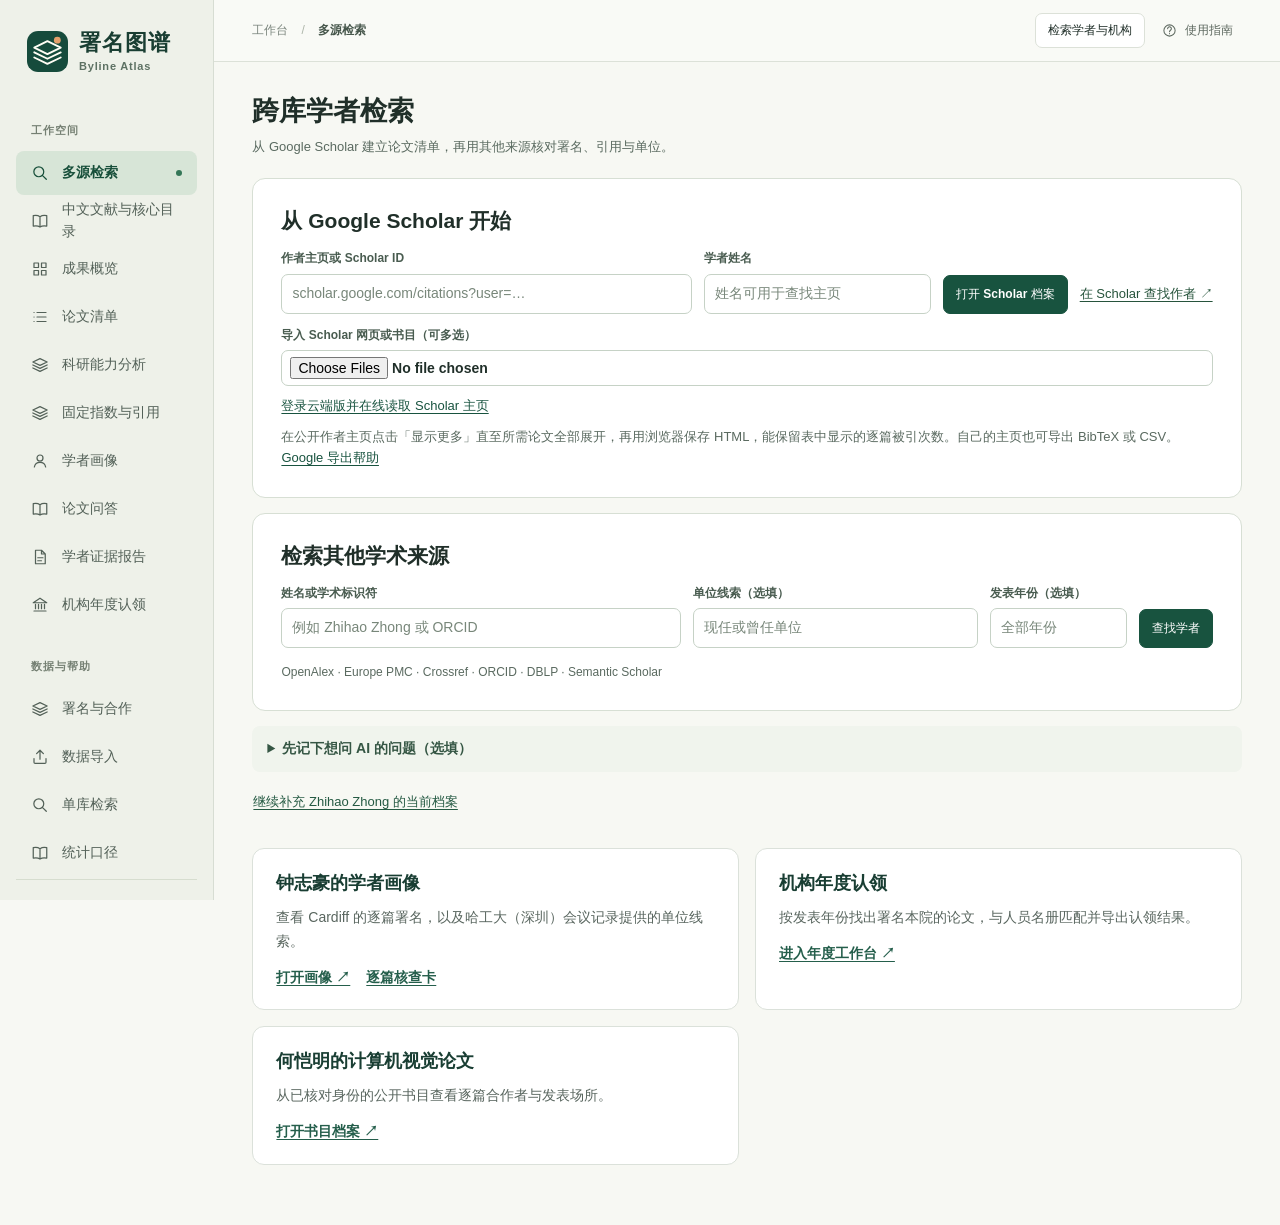
<file: index.html>
<!doctype html>
<html lang="zh-CN">
<head><meta charset="utf-8"><meta name="viewport" content="width=device-width,initial-scale=1"><meta name="theme-color" content="#183f36"><title>署名图谱 · Byline Atlas</title><link rel="stylesheet" href="style.css?v=20261127-1"><link rel="stylesheet" href="contributions.css?v=20261127-1"><link rel="stylesheet" href="search-v3.css?v=20261127-1"><link rel="stylesheet" href="profile-v3.css?v=20261127-1"><link rel="stylesheet" href="claims-v3.css?v=20261127-1"><link rel="stylesheet" href="ai-v3.css?v=20261127-1"><link rel="stylesheet" href="cn-index.css?v=20261127-1"><link rel="stylesheet" href="scorecard-v4.css?v=20261127-1"><link rel="stylesheet" href="report-v4.css?v=20261127-1"><link rel="stylesheet" href="insights-v5.css?v=20261127-1"><link rel="icon" href="mark.svg" type="image/svg+xml"></head>
<body>
<aside class="sidebar" id="sidebar">
 <a class="brand" href="#search" aria-label="署名图谱首页"><img src="mark.svg" width="41" height="41" alt=""><span><b>署名图谱</b><small>Byline Atlas</small></span></a>
 <div class="nav-group">工作空间</div>
 <nav id="nav"></nav>
 <div class="nav-group below">数据与帮助</div><nav id="support-nav"></nav>
 <div class="side-bottom"><i class="source-dot"></i><span>个人工作区<small>在此浏览器保存</small></span></div>
</aside>
<div class="shade" id="shade"></div>
<div class="main-shell">
 <header class="topbar">
  <div class="crumb"><button class="mobile-menu flat" aria-label="打开菜单" id="menu-btn"></button><span>工作台</span><b>/</b><strong id="page-name">成果概览</strong></div>
  <div class="top-actions"><button class="outline" data-page="search">检索学者与机构</button><button class="plain" data-page="method" id="guide"></button></div>
 </header>
 <main id="main" tabindex="-1"><noscript>请启用 JavaScript 以查询学者和机构。</noscript></main>
</div>
<dialog id="dialog"><div class="dialog-head"><h2 id="dia-title"></h2><button class="flat xbtn" id="dia-close" aria-label="关闭"></button></div><div id="dia-content"></div></dialog>
<div class="toast" id="toast" role="status" aria-live="polite"></div>
<script src="sample.js?v=20261127-1"></script>
<script src="institution-sample.js?v=20261127-1"></script>
<script src="imports.js?v=20261127-1"></script>
<script src="evidence-v3.js?v=20261127-1"></script>
<script src="zhong.js?v=20261127-1"></script>
<script src="journal-imports.js?v=20261127-1"></script>
<script src="contributions.js?v=20261127-1"></script>
<script src="biomedical.js?v=20261127-1"></script>
<script src="retrieval.js?v=20261127-1"></script>
<script src="charts.js?v=20261127-1"></script>
<script src="federation.js?v=20261127-1"></script>
<script src="extra-sources-v4.js?v=20261127-1"></script>
<script src="recall-v5.js?v=20261127-1"></script>
<script src="author-id.js?v=20261127-1"></script>
<script src="scholar-live.js?v=20261127-1"></script>
<script src="profile-v3.js?v=20261127-1"></script>
<script src="claims-v3.js?v=20261127-1"></script>
<script src="search-v3.js?v=20261127-1"></script>
<script src="ai-v3.js?v=20261127-1"></script>
<script src="cn-index.js?v=20261127-1"></script>
<script src="scorecard-v4.js?v=20261127-1"></script>
<script src="zhong-bibliography-v4.js?v=20261127-1"></script>
<script src="report-v4.js?v=20261127-1"></script>
<script src="ranks-v5.js?v=20261127-1"></script>
<script src="library-case-v5.js?v=20261127-1"></script>
<script src="insights-v5.js?v=20261127-1"></script>
<script src="app.js?v=20261127-1"></script>
</body></html>
</file>
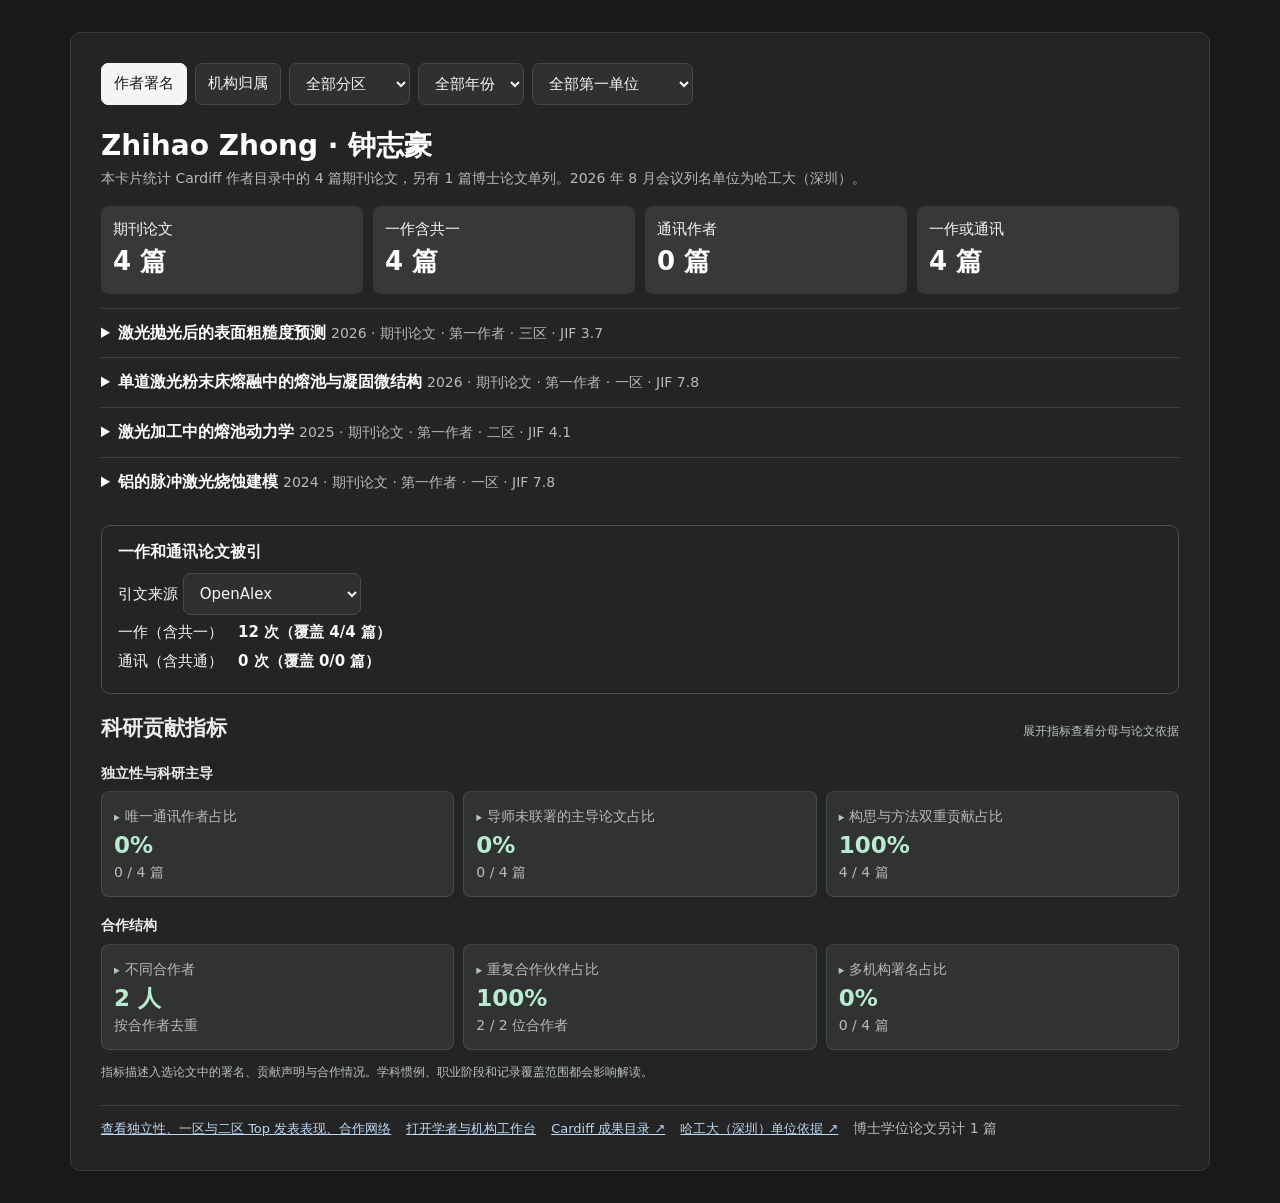
<file: zhong.html>
<!doctype html>
<html lang="zh-CN">
<head>
  <meta charset="utf-8">
  <meta name="viewport" content="width=device-width,initial-scale=1">
  <meta name="theme-color" content="#1a1a1a">
  <meta name="description" content="查看钟志豪在 Cardiff 发表的论文、作者署名、期刊分区、影响因子和科研合作。">
  <title>钟志豪 · Zhihao Zhong | 署名图谱</title>
  <link rel="icon" href="mark.svg" type="image/svg+xml">
  <link rel="stylesheet" href="contributions.css?v=20261127-1">
  <style>
    html { color-scheme: dark; background: #191919; }
    body { margin: 0 auto; max-width: 1140px; padding: clamp(8px, 2.7vw, 32px); }
    select:focus-visible, summary:focus-visible, button:focus-visible, a:focus-visible { outline: 2px solid #bae1c5; outline-offset: 3px; }
#zhong-byline-panel{color-scheme:dark;background:#242424;color:#f6f6f6;padding:clamp(16px,4vw,30px);border:1px solid #393939;border-radius:10px;font:15px/1.55 Inter,"Microsoft YaHei",system-ui,sans-serif;box-sizing:border-box}
#zhong-byline-panel *{box-sizing:border-box}#zhong-byline-panel nav,#zhong-byline-panel footer{display:flex;align-items:center;gap:8px;flex-wrap:wrap}
#zhong-byline-panel button,#zhong-byline-panel select{color:#f6f6f6;background:#303030;border:1px solid #484848;border-radius:7px;padding:8px 12px;font:inherit;min-height:42px}
#zhong-byline-panel button[aria-pressed=true]{color:#1b1b1b;background:#f5f5f5;border-color:#f5f5f5}
#zhong-byline-panel h1{color:#fff;margin:19px 0 1px;font-size:28px;font-weight:650}
#zhong-byline-panel small,#zhong-byline-panel summary span,#zhong-byline-panel .sub{color:#b9b9b9;font-size:14px}#zhong-byline-panel .sub{margin:1px 0 16px}
#zhong-byline-panel .metrics{display:grid;grid-template-columns:repeat(4,minmax(0,1fr));gap:10px;margin:14px 0}
#zhong-byline-panel .metrics div{padding:12px;background:#383838;border-radius:8px}
#zhong-byline-panel .metrics b{display:block;color:white;font-size:26px;font-weight:650}
#zhong-byline-panel summary{padding:12px 0;color:#fff;font-size:16px}#zhong-byline-panel i{font-style:normal}
#zhong-byline-panel details{border-top:1px solid #404040}#zhong-byline-panel .evidence{padding:0 0 15px 16px;overflow-wrap:anywhere;color:#ccc}
#zhong-byline-panel .evidence p{margin:9px 0}#zhong-byline-panel a{color:#bbd8f6;text-decoration:underline}#zhong-byline-panel footer{border-top:1px solid #404040;padding-top:12px;font-size:13px;gap:15px}
#zhong-byline-panel [hidden]{display:none!important}@media(max-width:580px){#zhong-byline-panel .metrics{grid-template-columns:1fr 1fr}#zhong-byline-panel summary span{display:block;padding-left:14px}}
#zhong-byline-panel [data-research]{--ink:#ededed;--sub:#b8c3bd;--line:#454d49;--teal:#b8ebcf}
#zhong-byline-panel .contrib-panel{padding:0;margin:18px 0 24px}
#zhong-byline-panel .contrib-header h2{font-size:21px;margin:0}#zhong-byline-panel .contrib-grid{grid-template-columns:repeat(3,minmax(0,1fr))}
#zhong-byline-panel .contrib-card{background:#303331}#zhong-byline-panel .contrib-card summary{padding:12px}
@media(max-width:640px){#zhong-byline-panel .contrib-grid{grid-template-columns:1fr 1fr}#zhong-byline-panel .contrib-card summary span{padding:0}}
  .role-cites{margin:18px 0;padding:14px 16px;border:1px solid #4b514d;border-radius:9px}.role-cites h2{font-size:1rem;margin:0 0 8px}.role-cites p{margin:6px 0}.role-cites select{max-width:100%}
  </style>
  <script src="evidence-v3.js?v=20261127-1" defer></script>
  <script src="zhong.js?v=20261127-1" defer></script>
  <script src="zhong-bibliography-v4.js?v=20261127-1" defer></script>
  <script src="contributions.js?v=20261127-1" defer></script>
  <script src="zhong-profile.js?v=20261127-1" defer></script>
</head>
<body>
<main id="zhong-byline-panel">
<nav aria-label="成果视图与筛选"><button type="button" data-mode="author" aria-pressed="true">作者署名</button><button type="button" data-mode="org" aria-pressed="false">机构归属</button><select data-filter="zone" aria-label="中科院大类分区"><option value="">全部分区</option><option value="1">中科院一区</option><option value="2">中科院二区</option><option value="3">中科院三区</option></select><select data-filter="year" aria-label="发表年份"><option value="">全部年份</option><option>2026</option><option>2025</option><option>2024</option></select><select data-filter="unit" aria-label="发表时第一单位"><option value="">全部第一单位</option><option value="Cardiff">Cardiff 第一单位</option><option value="HIT">哈工大第一单位</option></select></nav>
<h1>Zhihao Zhong · 钟志豪</h1>
<p class="sub">本卡片统计 Cardiff 作者目录中的 4 篇期刊论文，另有 1 篇博士论文单列。2026 年 8 月会议列名单位为哈工大（深圳）。</p>
<div class="metrics" aria-live="polite"><div><span>期刊论文</span><b>4 篇</b></div><div><span>一作含共一</span><b>4 篇</b></div><div><span>通讯作者</span><b>0 篇</b></div><div><span>一作或通讯</span><b>4 篇</b></div></div>
<details data-year="2026" data-zone="3" data-first="1" data-corr="0" data-unit="Cardiff"><summary><strong>激光抛光后的表面粗糙度预测</strong> <span>2026 · 期刊论文 · <i>第一作者</i> · 三区 · JIF 3.7</span></summary><div class="evidence"><b>A robust and effective roughness prediction model for laser polishing</b><div>The International Journal of Advanced Manufacturing Technology</div><p>作者顺序　Zhihao Zhong、Sivakumar Kulasegaram、Emmanuel Brousseau<br>通讯作者　Sivakumar Kulasegaram<br>唯一署名单位　Cardiff University 工程学院</p><p>中科院工程技术大类（2025 年 3 月）三区<br>JCR（2025 指标年）制造工程 Q2，自动化与控制系统 Q2</p><p>期刊影响因子（2025 指标年） <a href="https://link.springer.com/journal/170" target="_blank" rel="noopener noreferrer">3.7 · 数据来源 ↗</a></p><a href="https://doi.org/10.1007/s00170-026-18356-3" target="_blank" rel="noopener noreferrer">查看论文原文 ↗</a></div></details>
<details data-year="2026" data-zone="1" data-first="1" data-corr="0" data-unit="Cardiff"><summary><strong>单道激光粉末床熔融中的熔池与凝固微结构</strong> <span>2026 · 期刊论文 · <i>第一作者</i> · 一区 · JIF 7.8</span></summary><div class="evidence"><b>An integrated mesh-free computational framework for coupled melt pool dynamics and solidification microstructure in single-track LPBF</b><div>Journal of Manufacturing Processes</div><p>作者顺序　Zhihao Zhong、Sivakumar Kulasegaram、Emmanuel Brousseau<br>通讯作者　Emmanuel Brousseau<br>唯一署名单位　Cardiff University 工程学院</p><p>中科院工程技术大类（2025 年 3 月）一区<br>JCR（2025 指标年）制造工程 Q1</p><p>期刊影响因子（2025 指标年） <a href="https://www.sci365.cn/journals/journal-of-manufacturing-processes-15266125/" target="_blank" rel="noopener noreferrer">7.8 · 数据来源 ↗</a></p><a href="https://doi.org/10.1016/j.jmapro.2026.04.011" target="_blank" rel="noopener noreferrer">查看论文原文 ↗</a></div></details>
<details data-year="2025" data-zone="2" data-first="1" data-corr="0" data-unit="Cardiff"><summary><strong>激光加工中的熔池动力学</strong> <span>2025 · 期刊论文 · <i>第一作者</i> · 二区 · JIF 4.1</span></summary><div class="evidence"><b>A novel smooth particle hydrodynamics framework for modelling melting pool dynamics in laser processing</b><div>Engineering with Computers</div><p>作者顺序　Zhihao Zhong、Sivakumar Kulasegaram、Emmanuel Brousseau<br>通讯作者　Sivakumar Kulasegaram<br>唯一署名单位　Cardiff University 工程学院</p><p>中科院工程技术大类（2025 年 3 月）二区<br>JCR（2025 指标年）机械工程 Q1，计算机跨学科应用 Q2</p><p>期刊影响因子（2025 指标年） <a href="https://link.springer.com/journal/366" target="_blank" rel="noopener noreferrer">4.1 · 数据来源 ↗</a></p><a href="https://doi.org/10.1007/s00366-025-02178-0" target="_blank" rel="noopener noreferrer">查看论文原文 ↗</a></div></details>
<details data-year="2024" data-zone="1" data-first="1" data-corr="0" data-unit="Cardiff"><summary><strong>铝的脉冲激光烧蚀建模</strong> <span>2024 · 期刊论文 · <i>第一作者</i> · 一区 · JIF 7.8</span></summary><div class="evidence"><b>An enhanced meshless numerical methodology for modelling pulsed laser ablation of aluminium</b><div>Journal of Manufacturing Processes</div><p>作者顺序　Zhihao Zhong、Sivakumar Kulasegaram、Emmanuel Brousseau<br>通讯作者　Emmanuel Brousseau<br>唯一署名单位　Cardiff University 工程学院</p><p>中科院工程技术大类（2025 年 3 月）一区<br>JCR（2025 指标年）制造工程 Q1</p><p>期刊影响因子（2025 指标年） <a href="https://www.sci365.cn/journals/journal-of-manufacturing-processes-15266125/" target="_blank" rel="noopener noreferrer">7.8 · 数据来源 ↗</a></p><a href="https://doi.org/10.1016/j.jmapro.2024.10.011" target="_blank" rel="noopener noreferrer">查看论文原文 ↗</a></div></details>
<p data-empty hidden>当前筛选下没有已核实的期刊论文。</p>
<section data-role-cites class="role-cites"><h2>一作和通讯论文被引</h2><label>引文来源 <select aria-label="引文来源"><option>OpenAlex</option><option>Google Scholar</option><option>Crossref</option><option>Semantic Scholar</option></select></label><p>一作（含共一）　<b data-first-cites></b></p><p>通讯（含共通）　<b data-corr-cites></b></p></section>
<div data-research aria-live="polite"></div>
<footer><a href="./index.html#zhong">查看独立性、一区与二区 Top 发表表现、合作网络</a><a href="./index.html">打开学者与机构工作台</a><a href="https://orca.cardiff.ac.uk/view/cardiffauthors/A2665745X.html" target="_blank" rel="noopener noreferrer">Cardiff 成果目录 ↗</a> <a href="https://nanjixiong.com/data/attachment/forum/202608/18/102626zmb8f9l8pzz8bs9m.webp" target="_blank" rel="noopener noreferrer">哈工大（深圳）单位依据 ↗</a><small>博士学位论文另计 1 篇</small></footer>
</main>
</body>
</html>
</file>
<file: style.css>
:root{color-scheme:light;--ink:#202f29;--teal:#18533f;--sub:#637068;--muted:#7c867e;--line:#dce1d8;--paper:#f7f8f3;--white:#fff;--orange:#e7a277;--sans:"Inter","Source Sans 3",-apple-system,BlinkMacSystemFont,"Segoe UI","Microsoft YaHei","PingFang SC",sans-serif}*{box-sizing:border-box}body{margin:0;background:var(--paper);color:var(--ink);font:14px/1.55 var(--sans);-webkit-font-smoothing:antialiased}button,input,textarea,select{font:inherit;color:inherit}button,a,select{touch-action:manipulation}button{cursor:pointer}button:disabled{cursor:wait;opacity:.65}a{color:var(--teal)}button:focus-visible,a:focus-visible,input:focus-visible,select:focus-visible,textarea:focus-visible{outline:3px solid #d58850;outline-offset:3px}svg.ico{width:18px;height:18px;stroke:currentColor;stroke-width:1.65;fill:none;stroke-linecap:round;stroke-linejoin:round;flex-shrink:0}.sidebar{position:fixed;z-index:20;inset:0 auto 0 0;width:214px;background:#eeF1e9;border-right:1px solid #d7ddd3;padding:30px 16px 18px;display:flex;flex-direction:column}.brand{display:flex;align-items:center;gap:11px;text-decoration:none;color:#193e32;padding:0 11px;line-height:1.18}.brand b{font-size:22px;letter-spacing:1.1px}.brand small{display:block;color:#5d7163;font-size:11px;font-weight:650;letter-spacing:.8px;margin-top:4px}.nav-group{color:#758073;font-size:11px;font-weight:650;letter-spacing:1px;padding:0 15px;margin:49px 0 12px}.nav-group.below{margin-top:27px}.nav-item{display:flex;align-items:center;gap:13px;width:100%;height:44px;border:0;background:transparent;color:#536158;font-weight:550;text-align:left;border-radius:8px;padding:0 15px;margin-bottom:4px}.nav-item:hover,.plain:hover,.flat:hover{background:#e5eadf}.nav-item.active{background:#d7e5d7;color:#174f3a;font-weight:700}.nav-item.active:after{content:"";height:6px;width:6px;border-radius:99px;background:#347657;margin-left:auto}.side-bottom{margin-top:auto;border-top:1px solid #d6ddcf;padding:20px 12px 1px;display:flex;gap:12px;align-items:flex-start;font-size:13px;font-weight:650}.side-bottom small{display:block;font-size:11px;color:var(--muted);font-weight:450;margin-top:2px}.source-dot{background:#508968;width:8px;height:8px;border-radius:99px;margin-top:6px;box-shadow:0 0 0 4px #dce9d9}.main-shell{margin-left:214px}.topbar{height:62px;padding:0 clamp(22px,3vw,50px);display:flex;align-items:center;justify-content:space-between;border-bottom:1px solid var(--line);background:#f9faf6}.crumb,.plain,.flat,.outline,.solid,.soft,.mode-tabs button,.years,.top-actions,.labelico{display:inline-flex;align-items:center;gap:8px}.crumb{color:var(--muted);font-size:12px;gap:13px}.crumb b{font-weight:400;color:#adb5a9}.crumb strong{color:#47574c;font-weight:600}.plain,.flat{border:0;background:transparent;border-radius:7px}.plain{padding:6px 9px;color:#5d685f;font-size:12px}.plain svg.ico{width:15px;height:15px}.flat{padding:8px}.mobile-menu{display:none}main{max-width:1600px;margin:auto;padding:25px clamp(22px,3vw,50px) 38px;outline:0}.hero{background:linear-gradient(105deg,#113c31 0%,#194c3b 65%,#24553e 100%);color:#fff;position:relative;border-radius:15px;overflow:hidden;isolation:isolate;padding:24px 29px 24px}.hero:before{content:"";position:absolute;z-index:-2;inset:0 0 0 52%;background-image:radial-gradient(#dbe6cc49 .7px,transparent .8px);background-size:17px 17px;opacity:.5;mask-image:linear-gradient(90deg,transparent,#000 45%)}#hero-art{position:absolute;right:0;top:0;bottom:0;height:100%;width:49%;z-index:-1;pointer-events:none}.eyebrow{display:flex;align-items:center;gap:9px;color:#c6d7c7;font-size:10px;letter-spacing:2px;font-weight:650;line-height:1.4}.eyebrow:before{content:"";width:23px;height:2px;background:#e1a178}.hero h1{font-size:clamp(29px,2.6vw,43px);letter-spacing:.03em;line-height:1.22;margin:8px 0 6px;color:#fffef6}.hero p{margin:0;color:#d4e1d4;font-size:13px}.mode-tabs{display:flex;gap:4px;margin:20px 0 8px}.mode-tabs button{border-radius:5px;background:transparent;border:1px solid transparent;color:#d8e6d7;font-size:12px;font-weight:590;padding:4px 10px}.mode-tabs button svg{width:14px;height:14px}.mode-tabs .selected{background:#e4eee11c;border-color:#cfdccc4f;color:white}.search-form{display:flex;align-items:center;background:#fff;border-radius:8px;padding:5px;max-width:790px;min-height:47px;box-shadow:0 2px 8px #0b3c2c18}.inputwrap{display:flex;align-items:center;gap:10px;flex:1;min-width:0;padding:0 12px;color:#718176}.inputwrap svg.ico{width:17px;height:17px}.inputwrap input{width:100%;min-width:0;border:0;background:transparent;font-size:13px;padding:5px 0;color:#273c30;outline:0}.inputwrap input:focus-visible{outline:0}.inputwrap:focus-within{box-shadow:0 2px #7ba889}.inputwrap.unit{border-left:1px solid var(--line);flex:.77}.searchbtn{display:flex;align-items:center;justify-content:center;gap:10px;background:#efa77c;color:#263b2c;border:0;border-radius:5px;min-width:108px;padding:7px 13px;font-weight:700}.searchbtn:hover{background:#f8b68c}.searchbtn svg.ico{width:16px}.hero .status{font-size:12px;color:#fff2c7;margin-top:7px;min-height:0}.hero .status:empty{display:none}.report-head,.section-head,.panel-head,.page-head{display:flex;align-items:center;justify-content:space-between;gap:12px}.report-head{margin:22px 0 13px}.identity{display:flex;align-items:center;gap:11px;min-width:0}.avatar{width:40px;height:40px;border:1px solid #cbdbcc;border-radius:50%;background:#e2ebdf;display:grid;place-items:center;color:#28573c;font-family:Georgia,serif;font-weight:bold;font-size:15px;flex-shrink:0}.namewrap{min-width:0}.namewrap h2{display:inline;font-size:19px;font-weight:680;letter-spacing:-.35px;margin:0}.badge{display:inline-block;border-radius:5px;font-size:10px;font-weight:600;vertical-align:2px;border:1px solid #ced9c9;color:#4d694f;background:#edf2e8;padding:1px 6px;margin-left:8px}.spec{font-size:11px;color:var(--sub);margin-top:2px}.top-actions{gap:8px;flex-shrink:0}.outline,.soft,.solid,.years{border:1px solid var(--line);background:#fff;border-radius:7px;padding:7px 12px;font-size:12px;font-weight:570;text-decoration:none}.outline:hover,.soft:hover,.years:hover{border-color:#a7bbad}.outline svg.ico,.years svg.ico{width:15px;height:15px}.years{position:relative;padding:0 8px;gap:4px}.years select{font-size:12px;background:transparent;border:0;padding:8px 3px;max-width:120px}.solid{background:var(--teal);border-color:var(--teal);color:#fff}.solid:hover{background:#103f2e}.soft{background:#e9f0e6}.metrics{display:grid;grid-template-columns:repeat(4,minmax(0,1fr));gap:13px}.metric{background:var(--white);border:1px solid var(--line);border-radius:12px;padding:16px 17px 14px;position:relative;min-width:0}.metric-label{font-size:13px;font-weight:600;color:#556358}.metric-value{display:flex;align-items:baseline;gap:7px;font-size:clamp(28px,2.55vw,42px);font-weight:650;letter-spacing:-1.3px;line-height:1.35;font-variant-numeric:tabular-nums}.metric-value small{font-size:11px;color:#7c897d;font-weight:520;letter-spacing:0}.metric-icon{position:absolute;right:14px;top:14px;display:grid;place-items:center;width:31px;height:31px;border-radius:9px;background:var(--tint);color:var(--icon)}.metric-icon svg.ico{width:17px;height:17px}.metric-foot{font-size:11px;color:#718071;white-space:normal}.analysis{display:grid;grid-template-columns:minmax(0,1.46fr) minmax(0,1fr);gap:15px;margin:16px 0}.panel{background:#fff;border:1px solid var(--line);border-radius:12px;min-width:0}.chart-panel{padding:17px 19px 13px}.panel-head{margin-bottom:10px}.panel h2,.section-head h2{font-size:16px;margin:0;font-weight:680;letter-spacing:.15px}.panel-head .tiny{font-size:10px;color:#808980;border:1px solid #e1e6dc;border-radius:5px;padding:2px 6px}.listpanel{padding:17px 19px 10px}.section-head{margin-bottom:10px}.section-head .plain{color:#3c664b}.table-scroll{overflow:auto}.pub-table{width:100%;border-collapse:collapse;text-align:left;font-size:12px}.pub-table th{background:#f4f6f0;color:#677267;font-size:11px;padding:8px 10px;font-weight:600;white-space:nowrap}.pub-table th:first-child{border-radius:4px 0 0 4px}.pub-table td{padding:11px 10px;border-bottom:1px solid #e6eae2;vertical-align:middle}.pub-table tr:last-child td{border-bottom:0}.pub-table td:first-child{width:50%}.titlebtn{display:block;border:0;background:none;text-align:left;padding:0;font-weight:610;line-height:1.4;font-size:13px;color:#253b30}.titlebtn:hover{text-decoration:underline;color:#1c6547}.journal{font-size:11px;color:#768174;margin-top:3px}.tags{display:flex;gap:4px;align-items:center;flex-wrap:wrap}.tag{font-size:10px;display:inline-block;white-space:nowrap;border-radius:4px;background:#eaf1e8;color:#3c6646;padding:2px 6px;font-weight:600}.tag.warm{background:#faeddf;color:#8c5c31}.tag.dim{background:#f1f2ed;color:#6e766b}.yearcell{color:#68756c;font-variant-numeric:tabular-nums}.linkbtn{background:none;border:0;cursor:pointer;color:var(--teal);font-weight:600;padding:3px;font-size:12px}.page-head{margin:4px 0 23px}.page-head h1{font-size:27px;margin:0 0 4px}.page-head p,.panel-note{color:var(--sub);font-size:13px;margin:3px 0}.panel-note{font-size:12px}.filters{display:flex;flex-wrap:wrap;gap:8px;align-items:center;margin-bottom:12px}.filters select,.filters input,.field,.textarea{padding:7px 9px;border:1px solid #cfd8cc;background:white;border-radius:6px;max-width:100%;font-size:12px}.filters input{flex:1;min-width:140px}.active-count{color:var(--sub);font-size:12px}.empty{padding:25px;text-align:center;color:var(--sub)}.twopanels{display:grid;grid-template-columns:1fr 1fr;gap:16px}.boxpad{padding:22px}.boxpad h2{margin-bottom:9px}.boxpad p{color:var(--sub);font-size:13px}.content-panel{margin-bottom:15px}.stack{display:grid;gap:12px}.buttonset{display:flex;gap:8px;flex-wrap:wrap;align-items:center}.notes{margin:0;padding-left:20px;color:var(--sub)}.notes li{margin:7px 0}.method-grid{display:grid;grid-template-columns:repeat(2,minmax(0,1fr));gap:14px}.method-grid h2{font-size:16px}.method-grid p{line-height:1.8}.method-grid a,.source-links a{color:var(--teal);text-decoration:underline;text-underline-offset:3px}.dialog-head{display:flex;align-items:center;justify-content:space-between;gap:12px;padding:19px 22px 13px;border-bottom:1px solid var(--line)}.dialog-head h2{font-size:18px;margin:0}.xbtn{padding:5px}.xbtn svg{width:18px;height:18px}dialog{border:1px solid #cbd6c9;padding:0;border-radius:13px;background:#fff;width:min(600px,calc(100% - 28px));max-height:88vh;color:var(--ink);box-shadow:0 24px 65px #183b302d}dialog::backdrop{background:#17382965}#dia-content{padding:18px 22px 22px}#dia-content p{color:var(--sub)}.candidate{display:block;width:100%;background:#f8faf5;border:1px solid var(--line);border-radius:7px;padding:10px 12px;text-align:left;margin-top:8px}.candidate:hover{border-color:#5d8e6c}.candidate strong,.candidate small{display:block}.candidate small{color:var(--sub);font-size:12px;margin-top:2px}.evidencebox{border-left:3px solid #91b09a;background:#f1f5ee;padding:11px 13px;font-size:13px;color:#435846;margin:14px 0}.checks{display:flex;flex-wrap:wrap;gap:12px}.checks label{font-size:13px}.textarea{width:100%;min-height:85px;resize:vertical;font-size:13px}.muted{color:var(--sub);font-size:12px}.notice{padding:10px 12px;border:1px solid #d5e0d0;border-radius:7px;color:#4e6650;background:#f2f6ee;font-size:12px}.notice:empty{display:none}.toast{position:fixed;bottom:24px;left:50%;transform:translate(-50%,15px);background:#1c3e2f;color:white;padding:9px 16px;border-radius:30px;z-index:40;opacity:0;pointer-events:none;transition:.2s;font-size:13px}.toast.show{opacity:1;transform:translate(-50%,0)}.anchor{font-size:13px;color:var(--teal)}.scope-line{font-size:11px;color:var(--sub);margin:10px 0 0}.shade{display:none}.err{color:#985530!important}.file-input{width:100%;font-size:12px}.file-input::file-selector-button{padding:6px 10px;border:1px solid var(--line);border-radius:5px;background:#eef2ea;cursor:pointer}.mono{font-family:ui-monospace,Consolas,monospace}.review-unit{margin:9px 0;display:flex;align-items:center;gap:12px}.mobile-only{display:none}
@media(min-width:1600px){main{padding-top:36px}.hero{padding:34px}.metrics,.analysis{gap:20px}.metric{padding:21px}.chart-panel{padding:23px}.report-head{margin:27px 0 15px}}
@media(max-width:1100px){.sidebar{width:178px;padding-left:11px;padding-right:11px}.main-shell{margin-left:178px}main,.topbar{padding-left:21px;padding-right:21px}.metric{padding:13px}.metric-icon{width:25px;height:25px;right:10px;top:10px}.analysis{grid-template-columns:1.15fr 1fr}.chart-panel{padding:14px}.hero{padding:23px}.metrics{gap:9px}.scope-line{line-height:1.6}}
@media(max-width:800px){.sidebar{width:200px;transform:translateX(-101%);transition:transform .2s}.sidebar.open{transform:translateX(0)}.shade.open{display:block;background:#20372d55;position:fixed;inset:0;z-index:18}.main-shell{margin:0}.mobile-menu{display:inline-flex}.topbar{height:51px}.hero{padding:20px}main{padding-top:17px}.analysis{grid-template-columns:1.23fr 1fr}.nav-group{margin-top:30px}}
@media(max-width:620px){main{padding:13px 12px 28px}.topbar{padding:0 10px}.hero{padding:18px 16px}.hero p{font-size:11px}.hero:before,#hero-art{opacity:.55}.inputwrap{padding:0 7px;gap:4px}.inputwrap input{font-size:12px}.inputwrap.unit{flex:.62}.inputwrap.unit svg{display:none}.searchbtn{min-width:54px;gap:4px;padding:7px}.searchbtn .ico{display:none}.metrics{grid-template-columns:1fr 1fr}.report-head{flex-wrap:wrap;gap:9px;margin:16px 0 10px}.namewrap h2{font-size:17px}.identity{gap:8px}.avatar{width:32px;height:32px}.years,.outline{font-size:11px}.top-actions{gap:4px}.analysis{grid-template-columns:1fr}.chart-panel,.listpanel{padding:14px}.twopanels,.method-grid{grid-template-columns:1fr}.pub-table{min-width:600px}.panel h2,.section-head h2{font-size:15px}.page-head{flex-wrap:wrap}.hero h1{font-size:29px}.mode-tabs{margin-top:15px}.panel-head{margin-bottom:8px}.metric-value{font-size:30px}.section-head{gap:4px}.top-actions .outline{padding:7px}.sheet{padding:12px}}
@media(prefers-reduced-motion:reduce){*{scroll-behavior:auto!important;transition:none!important}}
.mode-tabs .example-jump{font-weight:450;color:#d2dfcd;font-size:11px;margin-left:9px;align-self:center;border-left:1px solid #c7ddc54a;border-radius:0;padding-block:1px}.mode-tabs .example-jump:hover{text-decoration:underline}

.result-summary { background:#25282a; color:#f2f3f3; border:1px solid #373c3c; border-radius:14px; padding:clamp(17px,2.4vw,30px); margin:0 0 10px; }
.result-summary .report-head { margin:14px 0 18px; }
.result-summary .namewrap h2 {font-size:clamp(24px,3vw,32px); color:#fff;}
.result-summary .spec,.result-summary .metric-foot,.result-summary .metric-label { color:#d2d6d3; }
.result-summary .avatar {display:none}
.result-summary .metrics {margin:15px 0;}
.result-summary .metric {background:#383c3d;border-color:#414646;min-height:94px;box-shadow:none;padding:14px 16px;}
.result-summary .metric-value,.result-summary .metric-value small {color:#fff}
.result-summary .metric-value {margin-top:5px;}
.result-summary .outline,.result-summary .years,.result-summary .years select,.result-switch button {color:#eee;background:#303437;border:1px solid #555b5b;border-radius:7px;}
.result-summary .years select {border:none;color-scheme:dark;}
.result-summary .years .ico {color:#d2d8d4}
.result-switch {display:flex;gap:8px;flex-wrap:wrap}
.result-switch button {padding:7px 14px;}
.result-switch button[aria-pressed="true"] {background:#f6f8f5;color:#1b2922;border-color:#f6f8f5}
.paper-summary {border-top:1px solid #424847;}
.paper-summary summary {padding:12px 0;cursor:pointer;overflow-wrap:anywhere;}
.paper-summary summary strong {font-size:15px;margin-right:9px}
.paper-summary summary span,.result-footer span {color:#c3ceca;font-size:12px}
.paper-summary .paper-jif {margin-left:9px;display:inline-block;white-space:nowrap;color:#afe0be;font-weight:650}
.paper-more {padding:0 15px 12px;color:#e0e4e1;overflow-wrap:anywhere}
.paper-more p {margin:4px 0 6px}
.result-footer {display:flex;justify-content:space-between;align-items:center;gap:8px;flex-wrap:wrap;padding-top:12px;border-top:1px solid #424847}
.result-summary .linkbtn,.result-summary .anchor {color:#b5e2d0}
.result-footer .ico {width:15px;vertical-align:middle;}
.impact-cell {white-space:nowrap;font-variant-numeric:tabular-nums;font-weight:650;}
.review-contributions {padding:12px 15px;border:1px solid var(--line);border-radius:8px;}
.review-contributions summary {cursor:pointer;font-weight:600;}
.review-contributions label {display:flex;flex-wrap:wrap;align-items:center;justify-content:space-between;gap:8px;margin-top:8px;}
.review-contributions input {min-width:0;}
.filtered-contributions {margin-top:20px;}
.filtered-contributions>summary {width:fit-content;cursor:pointer;padding:8px 0;font-weight:650;color:var(--teal)}
@media(max-width:650px){.result-summary .metrics{grid-template-columns:repeat(2,minmax(0,1fr));}.result-summary .metric{min-width:0;padding:10px}.result-summary .top-actions{flex-wrap:wrap}.result-summary .report-head{align-items:flex-start;flex-direction:column}.paper-summary summary span{display:inline-block}}

.jif-filter {display:inline-flex;gap:6px;align-items:center;font-size:12px;color:var(--sub)}
.jif-filter input {max-width:72px;min-width:0;}

.sidebar{overflow-y:auto}.workspace-links{margin:16px 0 22px;gap:18px}.workspace-links a{color:#245e4b;font-weight:600;text-underline-offset:3px}

.entry-routes{display:grid;grid-template-columns:repeat(2,minmax(0,1fr));gap:16px;margin:22px 0}.entry-routes section{padding:21px 23px;border:1px solid #dbe1da;background:#fff;border-radius:12px}.entry-routes h2{font-size:18px;margin:0 0 8px;color:#193e33}.entry-routes p{color:#59665f;font-size:14px;line-height:1.7;margin:0 0 13px}.entry-routes section div{display:flex;flex-wrap:wrap;gap:16px}.entry-routes a{font-size:14px;font-weight:650;color:#245e4b;text-underline-offset:3px}@media(max-width:700px){.entry-routes{grid-template-columns:1fr;gap:10px}}

.brand span{white-space:nowrap}.sidebar{scrollbar-width:thin;scrollbar-color:#c8d1c4 transparent}@media(min-width:801px) and (max-height:800px){.sidebar{padding-top:22px}.nav-group{margin-top:25px;margin-bottom:8px}.nav-group.below{margin-top:17px}.nav-item{height:37px;margin-bottom:2px}.side-bottom{padding-top:12px}}
</file>
<file: contributions.css>
.contrib-panel {
  padding: clamp(14px, 2.5vw, 23px);
  margin: 0 0 16px;
  color: var(--ink, #202f29);
}
.contrib-header {
  display: flex;
  justify-content: space-between;
  align-items: baseline;
  gap: 8px 18px;
  flex-wrap: wrap;
}
.contrib-header h2,
.contrib-panel h3,
.contrib-evidence p {
  margin: 0;
}
.contrib-header span,
.contrib-denom,
.contrib-foot,
.contrib-evidence li span {
  color: var(--sub, #637068);
  font-size: 12px;
}
.contrib-panel h3 {
  margin-top: 18px;
  margin-bottom: 7px;
  font-size: 14px;
  font-weight: 600;
}
.contrib-grid {
  display: grid;
  grid-template-columns: repeat(auto-fit, minmax(min(100%, 185px), 1fr));
  gap: 9px;
  align-items: start;
}
.contrib-card {
  border: 1px solid var(--line, #dce1d8);
  border-radius: 8px;
  min-width: 0;
}
.contrib-card summary {
  cursor: pointer;
  padding: 11px 14px;
  overflow-wrap: anywhere;
}
.contrib-card summary::marker {
  color: var(--sub, #637068);
  font-size: 10px;
}
.contrib-card summary:focus-visible {
  outline: 2px solid var(--teal, #18533f);
  outline-offset: 1px;
}
.contrib-card strong,
.contrib-denom {
  display: block;
}
.contrib-label { font-weight: 550; }
.contrib-card strong {
  color: var(--teal, #18533f);
  font-size: 23px;
  line-height: 1.45;
  font-variant-numeric: tabular-nums;
}
.contrib-evidence {
  border-top: 1px solid var(--line, #dce1d8);
  padding: 10px 14px;
  font-size: 13px;
  overflow-wrap: anywhere;
}
.contrib-evidence p + p,
.contrib-evidence li + li { margin-top: 6px; }
.contrib-evidence ul { padding-left: 17px; margin: 9px 0 0; }
.contrib-foot { margin: 13px 0 0; }
</file>
<file: search-v3.css>
.fs3{--fs-border:#d7dfd4;--fs-green:#245942;--fs-muted:#5a6a60;min-width:0}
.fs3 .page-head{margin-bottom:18px}
.fs3 .page-head p{color:var(--fs-muted)}
.fs4-primary{border-top:3px solid #477a5e}
.fs4-start{display:grid;grid-template-columns:minmax(200px,1.45fr) minmax(130px,.8fr) auto;gap:12px;align-items:end;margin-top:14px}
.fs4-start .fs4-files{grid-column:1/-1}
.fs4-paths{display:flex;align-items:center;gap:12px;flex-wrap:wrap}
.fs4-help,.fs4-paths a,.fs4-question p,.fs4-enrich p{font-size:13px;line-height:1.6}
.fs4-help{margin:10px 0 0}.fs3-panel h2+.fs3-form{margin-top:14px}
.fs4-question,.fs4-enrich{padding:12px 15px;margin:12px 0 18px;background:#f0f4ed;border-radius:8px}
.fs4-question label{margin-top:10px}.fs4-question p,.fs4-enrich p{margin:7px 0}
.fs4-model{margin-top:15px}.fs4-paths a{color:#27543c}
.fs4-batch{max-height:210px;overflow-y:auto}.fs4-batch ol{margin:0;padding-left:24px}.fs4-batch li{margin-bottom:5px}
@media(max-width:1000px){.fs4-start{grid-template-columns:1fr 1fr}.fs4-paths{grid-column:1/-1}}
@media(max-width:600px){.fs4-start{grid-template-columns:1fr}.fs4-files,.fs4-paths{grid-column:auto}}
.fs3-panel{background:#fff;border:1px solid var(--fs-border);border-radius:13px;padding:clamp(16px,2.4vw,28px);margin-bottom:15px;min-width:0}
.fs3 h2,.fs3 h3{margin:0;line-height:1.35;color:var(--ink)}
.fs3 h2{font-size:21px}.fs3 h3{font-size:17px}
.fs3 p{color:var(--fs-muted)}
.fs3-form{display:grid;grid-template-columns:minmax(165px,1.4fr) minmax(146px,1fr) minmax(106px,.48fr) auto;gap:12px;align-items:end}
.fs3 label{display:grid;gap:6px;color:#495c50;font-size:12px;font-weight:600}
.fs3 input:not([type=checkbox]),.fs3 select,.fs3 textarea{display:block;width:100%;min-width:0;border:1px solid #c6d2c6;border-radius:7px;padding:9px 10px;background:white;color:var(--ink);font-size:14px;line-height:1.4}
.fs3 input::placeholder,.fs3 textarea::placeholder{color:#78877a;font-weight:400}
.fs3 input[type=file]{padding:6px 8px}.fs3 textarea{resize:vertical;font-family:inherit}
.fs3 .solid,.fs3 .outline{justify-content:center;align-self:end;min-height:39px}
.fs3-sources{color:var(--fs-muted);font-size:12px;line-height:1.7;margin-top:14px}
.fs3-status{background:#eaf1e8;border:1px solid var(--fs-border);border-radius:8px;color:#294937;padding:10px 14px;margin:8px 0 16px}
.fs3-error{background:#fbf0e8;border-color:#e7ceb8;color:#854820}
.fs3-inline{background:none;color:var(--fs-green);border:0;padding:2px 1px;text-decoration:underline;text-underline-offset:3px;font-size:13px}
.fs3-resume{margin:0 0 12px}
.fs3-local{display:flex;align-items:center;justify-content:space-between;gap:18px;flex-wrap:wrap;border:1px solid #c9dbcc;border-left:4px solid #498260;background:#eff5ee;border-radius:9px;padding:15px 18px;margin-bottom:14px}
.fs3-local>div:first-child{flex:1 1 300px}.fs3-local h2{font-size:17px}.fs3-local p{font-size:13px;margin:5px 0 0}
.fs3-local>div:last-child{display:grid;gap:4px}.fs3-local a{font-size:13px}
.fs3-candidates{display:grid;gap:6px;margin:12px 0}
.fs3-candidate{width:100%;display:flex;gap:14px;align-items:center;justify-content:space-between;text-align:left;background:#f8faf5;border:1px solid var(--fs-border);padding:12px 14px;border-radius:8px;overflow-wrap:anywhere}
.fs3-candidate:hover{background:#eef5eb;border-color:#71947b}
.fs3-candidate small,.fs3 td small,.fs3-rowhead>div>small{display:block;color:var(--fs-muted);font-size:12px;font-weight:400}
.fs3-candidate>span:last-child{color:var(--fs-muted);font-size:12px;max-width:45%}
.fs3-rowhead,.fs3-actions,.fs3-pager{display:flex;align-items:center;justify-content:space-between;gap:12px;flex-wrap:wrap}
.fs3-rowhead{margin-bottom:13px}.fs3-rowhead label{display:flex;align-items:center;white-space:nowrap}.fs3-rowhead h2{margin:3px 0}.fs3-rowhead .solid{align-self:center}
.fs3-actions,.fs3-pager{justify-content:flex-start;margin:12px 0 16px}
.fs3-numbers{display:grid;grid-template-columns:repeat(3,minmax(0,1fr));background:#edf3e9;border:1px solid #d8e3d5;border-radius:10px;margin:16px 0;overflow:hidden}
.fs3-numbers>div{padding:14px 17px;display:grid;gap:2px}.fs3-numbers>div+div{border-left:1px solid #d4dfcf}
.fs3-numbers strong{font-feature-settings:"tnum";font-size:26px;line-height:1.2;color:#27543c}.fs3-numbers span{font-size:12px;color:#516454}
.fs3-cover{border-top:1px solid var(--fs-border);padding:12px 0;margin:6px 0}
.fs3 summary{cursor:pointer;font-weight:650;color:#355644}
.fs3-scroll{width:100%;overflow:auto;margin-top:9px}
.fs3 table{width:100%;border-collapse:collapse;font-size:13px}
.fs3 th,.fs3 td{text-align:left;vertical-align:top;padding:9px 10px;border-bottom:1px solid #e4e8df}
.fs3 th{background:#f5f7f1;color:var(--fs-muted);font-size:12px;white-space:nowrap}
.fs3 td{overflow-wrap:anywhere}.fs3 td small{line-height:1.55;margin-top:3px}
.fs3 td:first-child{min-width:125px}.fs3 td:last-child{min-width:66px}
.fs3 a{text-underline-offset:3px}.fs3 a:hover{text-decoration-thickness:2px}
.fs3-proof{display:grid;gap:10px;background:#f5f7f1;border:1px solid var(--fs-border);border-radius:8px;padding:14px;margin:10px 0}
.fs3-proof p{margin:0}.fs3-proof button{justify-self:start}.fs3-proof label:has(input[type=checkbox]){display:flex;align-items:center;gap:8px}
.fs3-pager{font-size:12px;color:var(--fs-muted);justify-content:flex-end;margin-bottom:0}
@media(max-width:1000px){.fs3-form{grid-template-columns:1fr 1fr}.fs3-form button{justify-self:start}.fs3-panel{padding:17px}}
@media(max-width:580px){.fs3-form{grid-template-columns:1fr}.fs3-form button{justify-self:stretch}.fs3-candidate{align-items:flex-start;flex-direction:column;gap:4px}.fs3-candidate>span:last-child{max-width:100%}.fs3-numbers>div{padding:10px}.fs3-numbers strong{font-size:22px}.fs3 th,.fs3 td{padding:8px 6px}.fs3-rowhead{align-items:flex-start}}
</file>
<file: profile-v3.css>
.pv-root{display:grid;gap:14px;min-width:0;margin-block:15px}
.pv-panel{padding:clamp(16px,2.1vw,26px);min-width:0}
.pv-panel h2{margin:0 0 5px;color:var(--ink)}
.pv-panel p{color:var(--sub);font-size:13px;line-height:1.65;margin:6px 0 13px}
.pv-panel p:empty{display:none}
.pv-panel table{width:100%;table-layout:fixed;border-collapse:collapse;font-size:13px}
.pv-panel thead th{color:var(--sub);font-size:12px;text-align:left;padding:9px 8px;background:var(--paper)}
.pv-panel thead th:first-child{width:5.5em}
.pv-panel thead th:last-child{width:19%}
.pv-panel tbody th,.pv-panel td{padding:9px 8px;vertical-align:top;text-align:left;border-bottom:1px solid var(--line);overflow-wrap:anywhere}
.pv-panel details summary{cursor:pointer;overflow-wrap:anywhere}
.pv-panel summary:focus-visible{outline:3px solid #d58850;outline-offset:3px}
.pv-panel details[open]>summary{color:var(--teal)}
.pv-panel .pv-refs{padding-left:1.4em;margin:7px 0 11px;font-size:12px;color:var(--sub);overflow-wrap:anywhere}
.pv-panel .pv-refs li{margin:3px 0}
.pv-tags,.pv-scores{display:grid;gap:9px}
.pv-tags{grid-template-columns:repeat(auto-fit,minmax(min(225px,100%),1fr))}
.pv-tags details{padding:9px 12px;border:1px solid var(--line);border-radius:7px;align-self:start}
.pv-tags summary,.pv-score summary{display:grid;grid-template-columns:minmax(0,1fr) auto;align-items:start;gap:4px 8px}
.pv-tags summary::-webkit-details-marker,.pv-score summary::-webkit-details-marker{display:none}
.pv-tags summary>span:first-child::before,.pv-score summary>b::before{content:'▸';padding-right:5px;color:var(--teal)}
.pv-tags details[open]>summary>span:first-child::before,.pv-score details[open]>summary>b::before{content:'▾'}
.pv-tags summary b{white-space:nowrap;color:var(--teal);font-variant-numeric:tabular-nums}
.pv-track{grid-column:1 / -1;display:block;height:4px;overflow:hidden;border-radius:3px;background:#e4ebe2}
.pv-track i{display:block;height:100%;background:#529277}
.pv-scores{grid-template-columns:repeat(auto-fit,minmax(min(175px,100%),1fr))}
.pv-score{min-width:0;align-self:start;border:1px solid var(--line);border-radius:8px;padding:12px;overflow-wrap:anywhere}
.pv-score summary{min-height:29px}
.pv-score summary strong{font-variant-numeric:tabular-nums;color:var(--teal)}
.pv-score[data-score=""] summary strong{color:var(--sub);font-weight:500}
.pv-score small{display:block;line-height:1.6;color:var(--sub);margin:7px 0}
.pv-score label{display:flex;gap:6px;align-items:center;color:var(--sub);font-size:12px}
.pv-score input{border:1px solid var(--line);border-radius:5px;padding:2px 5px;width:4.8em;background:white;color:var(--ink)}
.pv-total{display:block;margin-top:12px;background:#edf3e9;color:var(--teal);font-weight:650;padding:9px 12px;border-radius:6px}
.pv-panel .pv-empty{padding:10px 12px;border-left:3px solid #d7ddce;background:var(--paper)}
.pv-periods{padding:0;margin:10px 0 15px;display:flex;flex-wrap:wrap;gap:5px 10px;list-style:none}
.pv-periods li{padding:3px 8px;background:#edf3e9;color:var(--teal);font-size:12px;border-radius:4px;overflow-wrap:anywhere}
.pv-external{margin-top:14px;padding:10px 12px;border-left:3px solid #c38d5d;background:#f8f3eb}
.pv-external b{font-size:13px}.pv-panel .pv-external p{margin:3px 0 0}
.pv-panel .pv-cites thead th:first-child{width:53%}.pv-panel .pv-cites thead th:last-child{width:47%}
@media(max-width:520px){.pv-panel{padding:14px}.pv-panel thead th:first-child{width:4.4em}.pv-panel thead th:last-child{width:23%}.pv-panel th,.pv-panel td{padding-inline:4px}.pv-scores{grid-template-columns:repeat(2,minmax(0,1fr))}.pv-score{padding:9px}.pv-score summary{grid-template-columns:1fr}.pv-score summary strong{padding-left:13px}}
</file>
<file: claims-v3.css>
.claims-v3 { max-width: 1180px; margin: 0 auto; color: var(--ink, #252c28); }
.claims-v3 h1, .claims-v3 h2, .claims-v3 h3 { margin: 0 0 .55rem; }
.claims-v3 h1 { font-size: clamp(1.8rem, 4vw, 2.65rem); }
.claims-v3 .panel { padding: clamp(16px, 3vw, 26px); margin-block: 16px; }
.claims-v3 .claim-picker { display: grid; grid-template-columns: minmax(120px, 1fr) minmax(100px, 130px) auto auto; align-items: end; gap: 12px; }
.claims-v3 label { font-size: .9rem; font-weight: 600; }
.claims-v3 .claim-picker label, .claims-v3 .claim-review label { display: grid; gap: 6px; min-width: 0; }
.claims-v3 input:not([hidden]), .claims-v3 select { box-sizing: border-box; min-width: 0; max-width: 100%; min-height: 39px; padding: 6px 10px; border: 1px solid #bfcac3; border-radius: 6px; background: white; color: inherit; font: inherit; }
.claims-v3 button { cursor: pointer; }
.claims-v3 button:disabled { cursor: default; opacity: .55; }
.claims-v3 .claim-list button { margin: 4px 6px 4px 0; text-align: left; }
.claims-v3 .claim-tools { display: flex; align-items: center; flex-wrap: wrap; gap: 8px 14px; margin-block: 15px; }
.claims-v3 .claim-help, .claims-v3 .claim-note, .claims-v3 .claim-results > p { font-size: .92rem; color: #49564f; line-height: 1.6; }
.claims-v3 .claim-note:empty { display: none; }
.claims-v3 .claim-note strong { color: #8c4716; }
.claims-v3 .claim-stats { display: grid; grid-template-columns: repeat(4, minmax(0,1fr)); gap: 10px; margin-block: 18px; }
.claims-v3 .claim-stats > div { padding: 15px; background: #f0f5f1; border-radius: 8px; }
.claims-v3 .claim-stats span { color: #40544b; font-size: .84rem; }
.claims-v3 .claim-stats b { display: block; font-size: 1.7rem; font-variant-numeric: tabular-nums; }
.claims-v3 .claim-stats small { font-size: .82rem; }
.claims-v3 .claim-paper { border-top: 1px solid #dce2dd; padding: 13px 0; overflow-wrap: anywhere; }
.claims-v3 .claim-paper summary { cursor: pointer; }
.claims-v3 .claim-paper summary span { display: block; margin: .35rem 0 0 1rem; color: #526058; font-size: .86rem; }
.claims-v3 .claim-author { border-left: 3px solid #9dbba9; padding: 8px 14px; margin: 12px 0; background: #f7f9f7; }
.claims-v3 .claim-author p { margin: .4rem 0; }
.claims-v3 .claim-unit-editor { padding: 9px 12px; background: #eef4f0; border-radius: 6px; margin: 10px 0; }
.claims-v3 .claim-unit-editor summary { color: var(--teal, #18533f); font-weight: 600; }
.claims-v3 .claim-unit-editor p { margin: .5rem 0; }
.claims-v3 .claim-review { display: flex; flex-wrap: wrap; gap: 10px; align-items: end; padding: 10px 0; }
.claims-v3 .claim-review label { flex: 1 1 180px; }
.claims-v3 :is(button, input, select, summary):focus-visible { outline: 2px solid var(--teal, #18533f); outline-offset: 3px; }
@media (max-width: 900px) {
  .claims-v3 .claim-picker { grid-template-columns: minmax(0,1fr) 105px; }
  .claims-v3 .claim-picker button { grid-column: 1 / -1; }
  .claims-v3 .claim-stats { grid-template-columns: repeat(2,minmax(0,1fr)); }
}
</file>
<file: ai-v3.css>
.atlas-ai{max-width:960px}
.atlas-ai h2{margin:0 0 .7rem}
.atlas-ai form,.atlas-ai label{display:grid;gap:.4rem}
.atlas-ai form{gap:.9rem;margin:1rem 0}
.atlas-ai .ai-settings{display:flex;gap:.8rem;flex-wrap:wrap}
.atlas-ai label.ai-consent{display:flex;align-items:flex-start;gap:.6rem}
.atlas-ai label.ai-consent input{margin-top:.35rem}
.atlas-ai .field{max-width:650px;width:100%;box-sizing:border-box;min-width:0}
.atlas-ai textarea.field{resize:vertical;max-width:100%;line-height:1.6;padding:.65rem;font:inherit}
.atlas-ai p{margin:.55rem 0;line-height:1.65}
.atlas-ai .ai-hint,.atlas-ai [data-ai-count]{color:#535f57;font-size:.9rem}
.atlas-ai pre{max-height:19rem;overflow:auto;white-space:pre-wrap;overflow-wrap:anywhere;background:#f4f6f2;color:#253b32;border-radius:8px;padding:1rem;font-size:.85rem}
.atlas-ai summary{cursor:pointer}
.atlas-ai [hidden]{display:none!important}
.atlas-ai [data-ai-result] article{padding:.75rem 1rem;border-radius:8px;margin:.65rem 0;background:#f1f5ef}
.atlas-ai [data-ai-result] article:nth-child(even){background:#f9f8f3}
.atlas-ai [data-ai-result] p{white-space:pre-wrap;overflow-wrap:anywhere}
.atlas-ai [data-ai-result] ul{padding-left:1.5rem;overflow-wrap:anywhere}
.atlas-ai footer{margin-top:1rem;font-size:.9rem}
</file>
<file: cn-index.css>
.cn-index{max-width:1160px;margin:0 auto}.cn-index .panel{padding:clamp(16px,3vw,25px);margin:16px 0}.cn-index h2{font-size:1.19rem;margin:0 0 .5rem}.cn-index p{color:#52625a;line-height:1.65}.cn-index label{display:grid;gap:.35rem;color:#344e43;font-size:.88rem;font-weight:600}.cn-index form{display:grid;grid-template-columns:repeat(2,minmax(0,1fr));gap:.8rem}.cn-index form label:has(textarea),.cn-index form .cn-actions{grid-column:1/-1}.cn-index input,.cn-index textarea,.cn-index select{padding:.65rem .75rem;max-width:100%;min-width:0;border:1px solid #cbd6ce;border-radius:6px;background:#fff;color:#193e32;font:inherit}.cn-index textarea{resize:vertical}.cn-index :is(input,textarea,button,select):focus-visible{outline:2px solid #497e65;outline-offset:2px}.cn-index details{padding:.7rem 0}.cn-index summary{cursor:pointer;color:#244b39;font-weight:650}.cn-index a{color:#24583f;text-underline-offset:3px;overflow-wrap:anywhere}.cn-index .cn-actions,.cn-index .cn-head,.cn-index .cn-filters{display:flex;flex-wrap:wrap;align-items:center;gap:.65rem}.cn-index .cn-head{justify-content:space-between}.cn-index .cn-filters{align-items:flex-end}.cn-index .cn-count strong{font-size:1.25rem;color:#183c2b}.cn-index .cn-scroll{overflow:auto;margin:.85rem 0}.cn-index table{width:100%;border-collapse:collapse;font-size:.87rem}.cn-index td,.cn-index th{padding:.55rem .7rem;text-align:left;border-bottom:1px solid #e2e8e1;overflow-wrap:anywhere}.cn-index th{color:#395143;background:#f4f7f2}.cn-index small{display:block;color:#62706a;margin-top:.2rem}.cn-index .cn-empty{color:#66756b}.cn-index [data-cn-status]:not(:empty){margin:.75rem 0;color:#32583e}.cn-index [hidden]{display:none!important}@media(max-width:700px){.cn-index form{grid-template-columns:minmax(0,1fr)}.cn-index .panel{padding:15px}.cn-index .cn-filters label{flex:1 1 105px}.cn-index .cn-scroll td{min-width:70px}.cn-index .cn-scroll td:first-child{min-width:160px}}
.cn-index-totals{display:grid;grid-template-columns:repeat(auto-fit,minmax(120px,1fr));gap:.6rem;margin:.8rem 0}.cn-index-totals div{padding:.75rem;background:#eff4ee;border-radius:6px}.cn-index-totals dt{font-size:.84rem;color:#506157}.cn-index-totals dd{margin:.24rem 0 0;font-size:1.13rem;color:#234d39;font-weight:650}
</file>
<file: scorecard-v4.css>
.sc4-root{display:grid;gap:16px;margin:16px 0;color:#203e35}.sc4-panel{padding:22px;min-width:0}.sc4-panel h2{margin:0;font-size:20px;line-height:1.4;color:#173f33}.sc4-panel p{font-size:13px;line-height:1.65;color:#53665a;margin:8px 0 12px}.sc4-head{display:flex;align-items:flex-start;justify-content:space-between;gap:16px;flex-wrap:wrap}.sc4-head label{display:flex;align-items:center;gap:6px;color:#53665a;font-size:13px}.sc4-head select{background:white;color:#234b3c;border:1px solid #c7d6cb;border-radius:6px;padding:7px;max-width:180px}.sc4-scroll{max-width:100%;overflow-x:auto}.sc4-panel table{width:100%;border-collapse:collapse;line-height:1.5;font-size:13px}.sc4-panel caption{text-align:left;color:#617066;padding:4px 0}.sc4-panel th,.sc4-panel td{padding:9px 8px;border-bottom:1px solid #e5eae3;text-align:left}.sc4-panel thead{background:#f1f5ef}.sc4-panel tbody th{font-weight:560}.sc4-detail{margin:12px 0}.sc4-detail summary{cursor:pointer;font-weight:600;color:#245640}.sc4-result{display:flex;align-items:baseline;gap:5px;color:#235b42}.sc4-result b{font-size:30px;line-height:1.1}.sc4-result span,.sc4-papers small{color:#617066}.sc4-panel .sc4-note{border-left:3px solid #a6bca7;padding-left:10px}.sc4-actions,.sc4-paging{display:flex;flex-wrap:wrap;gap:10px;align-items:center;margin-top:14px}.sc4-papers{padding-left:24px}.sc4-papers li{margin:8px 0}.sc4-papers b,.sc4-papers small{display:block;overflow-wrap:anywhere}.sc4-panel a{color:#235b42;text-underline-offset:2px}.sc4-paging{font-size:13px}.sc4-panel button:disabled{opacity:.5}.sc4-panel th{white-space:normal}@media(max-width:640px){.sc4-panel{padding:16px}.sc4-panel th,.sc4-panel td{padding:7px 4px}.sc4-panel table{font-size:12px}.sc4-head{gap:8px}.sc4-result b{font-size:24px}}@media print{.sc4-actions,.sc4-paging{display:none}.sc4-panel{break-inside:avoid}}
</file>
<file: report-v4.css>
.r4-stats{display:grid;grid-template-columns:repeat(3,minmax(0,1fr));gap:12px}.r4-stats small,.r4-root td small{display:block;color:#5e6c63}.r4-stats b{display:block;font-size:1.6rem;color:#204f41;margin:5px 0}.r4-papers{margin-top:16px}.r4-overflow{overflow:auto}.r4-root table{width:100%;border-collapse:collapse}.r4-root th,.r4-root td{text-align:left;vertical-align:top;padding:12px 10px;border-bottom:1px solid #dee5df}.r4-root td:first-child{min-width:12rem}.r4-root td a{color:#214d3c}.r4-root td small{margin:4px 0}.r4-root [data-r4-status]:empty{display:none}
@media print{body:has(.r4-root){background:white!important}.sidebar,.topbar,.shade,.toast,.r4-controls{display:none!important}body:has(.r4-root) .main-shell{margin:0!important}body:has(.r4-root) main{max-width:none;margin:0;padding:0}.r4-root .panel{box-shadow:none;border:0;padding:6px 0}.r4-root{color:#141e19;font-size:10pt}.r4-root thead{display:table-header-group}.r4-root tr{break-inside:avoid}.r4-overflow{overflow:visible}.r4-root h1{font-size:18pt}.r4-root td a{text-decoration:none}}
</file>
<file: insights-v5.css>
.ins5{padding:clamp(16px,3vw,30px);margin:18px 0;min-width:0}
.ins5 h2,.ins5 h3{margin:0 0 .5em}
.ins5-grid{display:grid;grid-template-columns:repeat(3,minmax(0,1fr));gap:12px;margin:18px 0}
.ins5-card{padding:16px;border:1px solid #879b992f;border-radius:10px;background:#789f9809}
.ins5-card h3{font-size:1rem}
.ins5-card strong{font-size:1.65rem;font-variant-numeric:tabular-nums}
.ins5-card ul{padding-left:1.25em;font-size:.89rem}
.ins5-card small,.ins5 p,.ins5-card li small{color:var(--muted,inherit)}
.ins5 p,.ins5 li{line-height:1.65}
.ins5-card p{font-size:.82rem;margin:0}
.ins5 details{padding:12px 0;border-top:1px solid #879b9933}
.ins5 summary{cursor:pointer;font-weight:650}
.ins5-scroll{overflow-x:auto}
.ins5 th,.ins5 td{text-align:left;padding:6px}
.ins5-form{display:grid;grid-template-columns:repeat(2,minmax(0,1fr));gap:12px;margin-top:14px;align-items:end}
.ins5-form label{display:grid;gap:4px;font-size:.89rem}
.ins5-form select,.ins5-form input{max-width:100%;min-width:0}
.ins5-form label:has([type=checkbox]){display:block}
@media(max-width:760px){.ins5-grid,.ins5-form{grid-template-columns:minmax(0,1fr)}.ins5 li,.ins5 td,.ins5 th{overflow-wrap:anywhere}}
</file>
